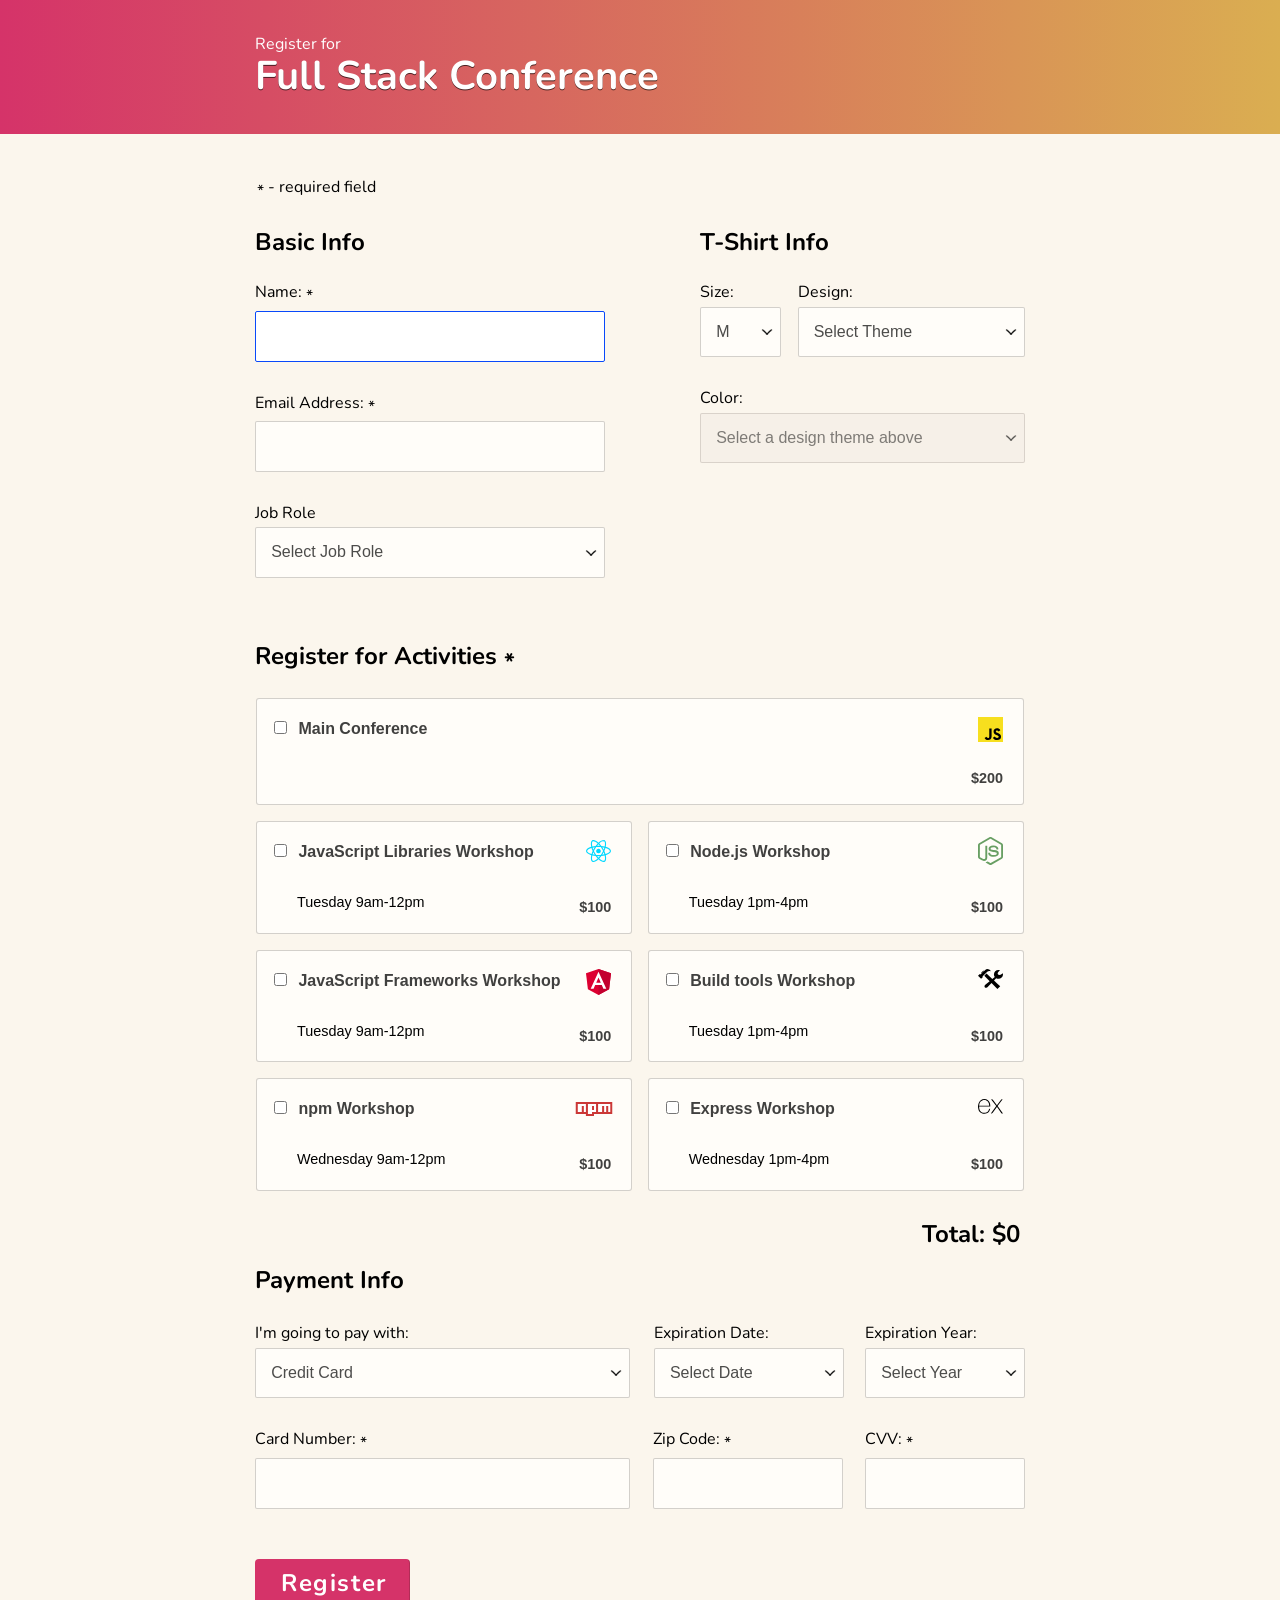
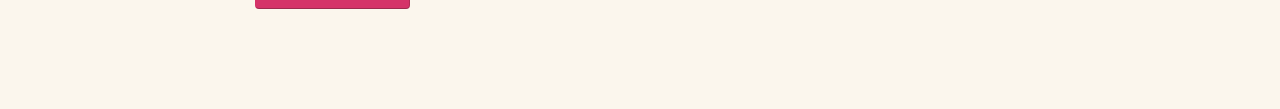
<file: index.html>
<!DOCTYPE html>
<html lang="en">
<head>
  <meta charset="utf-8">
  <meta name="viewport" content="width=device-width, initial-scale=1.0">
	<title>Register for Full Stack Conference</title>
	<link rel="stylesheet" href="css/normalize.css">
  <link rel="stylesheet" href="css/style.css">
  <link rel="stylesheet" href="https://cdnjs.cloudflare.com/ajax/libs/animate.css/4.0.0/animate.min.css"/>
</head>
<body>
  <header>
    <div id="header-container" class="header-container">
      <span>Register for</span>
      <h1>Full Stack Conference</h1>
    </div>
  </header>
	<div class="container">

    <form action="index.html" method="post" novalidate>
      <p id="form-hint" class="form-hint"><span class="asterisk">*</span> - required field</p>

      <div class="basic-info-and-shirt-box">       
        <fieldset class="basic-info">         
          <legend>Basic Info</legend>
          
          <label for="name">Name: <span class="asterisk">*</span>
            <input type="text" id="name" name="user-name" class="error-border">
            <span id="name-hint" class="name-hint hint">Name field cannot be blank</span>
          </label>
          
          
          <label for="email">Email Address: <span class="asterisk">*</span>
            <input type="email" id="email" name="user-email" class="error-border">
            <span id="email-hint" class="email-hint hint">Email address must be formatted correctly</span>
          </label>
          
          
          <label for="title">Job Role</label>
          <select id="title" name="user-title">
            <option hidden>Select Job Role</option>
            <option value="full-stack js developer">Full Stack JavaScript Developer</option>
            <option value="front-end developer">Front End Developer</option>
            <option value="back-end developer">Back End Developer</option>
            <option value="designer">Designer</option>          
            <option value="student">Student</option>
            <option value="other">Other</option>  
          </select> 
          
          <input type="text" name="other-job-role" id="other-job-role" class="other-job-role" placeholder="Other job role?">
        </fieldset>
        
        <fieldset class="shirts">
          <legend>T-Shirt Info</legend>
          <div class="shirt-div-box">
            <div id="shirt-sizes" class="shirt-sizes">
              <label for="size">Size:</label>
              <select id="size" name="user-size">
                <option value="small">S</option>
                <option value="medium" selected>M</option>
                <option value="large">L</option>
                <option value="extra large">XL</option>
                <option value="extra large">XXL</option>
              </select>
            </div>

            <div id="shirt-designs" class="shirt-designs">
              <label for="design">Design:</label>
              <select id="design" name="user-design">
                <option hidden>Select Theme</option>
                <option value="js puns">Theme - JS Puns</option>
                <option value="heart js">Theme - I &#9829; JS</option>
              </select>
            </div>

            <div id="shirt-colors" class="shirt-colors">
              <label for="color">Color:</label>
              <select id="color">
                <option selected hidden>Select a design theme above</option>
                <option data-theme="js puns" value="cornflowerblue">Cornflower Blue (JS Puns shirt only)</option>
                <option data-theme="js puns" value="darkslategrey">Dark Slate Grey (JS Puns shirt only)</option> 
                <option data-theme="js puns" value="gold">Gold (JS Puns shirt only)</option>
                <option data-theme="heart js" value="tomato">Tomato (I &#9829; JS shirt only)</option>
                <option data-theme="heart js" value="steelblue">Steel Blue (I &#9829; JS shirt only)</option> 
                <option data-theme="heart js" value="dimgrey">Dim Grey (I &#9829; JS shirt only)</option> 
              </select>
            </div>
          </div>
        </fieldset>
      </div>               

      <fieldset id="activities" class="activities">
        <legend>Register for Activities <span class="asterisk">*</span></legend>
        <div id="activities-box" class="activities-box error-border">
          <label>
            <input type="checkbox" name="all" data-cost="200">
            <span>Main Conference</span>
            <span class="activity-cost">$200</span>
            <img class="activity-img js-img" src="img/js.svg" alt=""> 
          </label>
          <label>
            <input type="checkbox" name="js-libs" data-day-and-time="Tuesday 9am-12pm" data-cost="100"> 
            <span>JavaScript Libraries Workshop</span>
            <span>Tuesday 9am-12pm</span> 
            <span class="activity-cost">$100</span>
            <img class="activity-img react-img" src="img/react.svg" alt=""> 
          </label>
          <label>
            <input type="checkbox" name="node" data-day-and-time="Tuesday 1pm-4pm" data-cost="100"> 
            <span>Node.js Workshop</span>
            <span>Tuesday 1pm-4pm</span> 
            <span class="activity-cost">$100</span>
            <img class="activity-img node-img" src="img/node.svg" alt=""> 
          </label> 
          <label>
            <input type="checkbox" name="js-frameworks" data-day-and-time="Tuesday 9am-12pm" data-cost="100"> 
            <span>JavaScript Frameworks Workshop</span>
            <span>Tuesday 9am-12pm</span> 
            <span class="activity-cost">$100</span>
            <img class="activity-img angular-img" src="img/angular.svg" alt=""> 
          </label>
          <label>
            <input type="checkbox" name="build-tools" data-day-and-time="Tuesday 1pm-4pm" data-cost="100"> 
            <span>Build tools Workshop</span>
            <span>Tuesday 1pm-4pm</span> 
            <span class="activity-cost">$100</span>
            <img class="activity-img build-img" src="img/build.svg" alt=""> 
          </label>
          <label>
            <input type="checkbox" name="npm" data-day-and-time="Wednesday 9am-12pm" data-cost="100"> 
            <span>npm Workshop</span>
            <span>Wednesday 9am-12pm</span> 
            <span class="activity-cost">$100</span>
            <img class="activity-img npm-img" src="img/npm.svg" alt=""> 
          </label>         
          <label>
            <input type="checkbox" name="express" data-day-and-time="Wednesday 1pm-4pm" data-cost="100"> 
            <span>Express Workshop</span>
            <span>Wednesday 1pm-4pm</span> 
            <span class="activity-cost">$100</span>
            <img class="activity-img express-img" src="img/express.svg" alt=""> 
          </label>
        </div>
        <p id="activities-cost" class="activities-cost">Total: $0</p>
        <p id="activities-hint" class="activities-hint hint">Choose at least one activity</p>        	
      </fieldset>

      <fieldset class="payment-methods">
        <legend>Payment Info</legend>

        <div class="payment-method-box">
          <label for="payment">I'm going to pay with:</label>
          <select id="payment" name="user-payment">
            <option value="select method" hidden>Select Payment Method</option>
            <option value="credit-card">Credit Card</option>
            <option value="paypal">PayPal</option>
            <option value="bitcoin">Bitcoin</option>
          </select>
        </div>

        <div id="credit-card" class="credit-card">
          <div class="expiration-box">
            <div class="month-box">
              <label for="exp-month">Expiration Date:</label>
              <select id="exp-month" name="user-exp-month" class="error-border">
                <option hidden>Select Date</option>
                <option value="1">01 - January</option>
                <option value="2">02 - February</option>
                <option value="3">03 - March</option>
                <option value="4">04 - April</option>
                <option value="5">05 - May</option>
                <option value="6">06 - June</option>
                <option value="7">07 - July</option>
                <option value="8">08 - August</option>
                <option value="9">09 - September</option>
                <option value="10">10 - October</option>
                <option value="11">11 - November</option>	
                <option value="12">12 - December</option>          		          
              </select>
            </div>

            <div class="year-box">
              <label for="exp-year">Expiration Year:</label>
              <select id="exp-year" name="user-exp-year" class="error-border">
                <option hidden>Select Year</option>
                <option value="2021">2021</option>
                <option value="2022">2022</option>
                <option value="2023">2023</option>
                <option value="2024">2024</option>
                <option value="2025">2025</option>    		          
              </select> 
            </div>
          </div> 

          <div class="credit-card-box">
            <div class="num-box">
              <label for="cc-num">Card Number: <span class="asterisk">*</span>
                <input id="cc-num" name="user-cc-num" type="text" class="error-border">
                <span id="cc-hint" class="cc-hint hint">Credit card number must be between 13 - 16 digits</span>
              </label>
            </div>

            <div class="zip-box">
              <label for="zip">Zip Code: <span class="asterisk">*</span>
                <input id="zip" name="user-zip" type="text" class="error-border">
                <span id="zip-hint" class="zip-hint hint">Zip Code must be 5 digits</span>
              </label>
            </div>

            <div class="cvv-box">
              <label for="cvv">CVV: <span class="asterisk">*</span>
                <input id="cvv" name="user-cvv" type="text" class="error-border">
                <span id="cvv-hint" class="cvv-hint hint">CVV must be 3 digits</span>
              </label>
            </div>
          </div>           	         
        </div>

        <div id="paypal" class="paypal">
          <h3>PayPal</h3>
        	<p>If you selected the PayPal option we'll take you to Paypal's site to set up your billing information, when you click “Register” below.</p>
        </div> 

        <div id="bitcoin" class="bitcoin">
          <h3>Bitcoin</h3>
        	<p>If you selected the Bitcoin option we'll take you to the Coinbase site to set up your billing information. Due to the nature of exchanging Bitcoin, all Bitcoin transactions will be final.</p>
        </div>                  
      </fieldset>        
        
      <button type="submit">Register</button>      
    </form>
  </div>
  <script src="js/script.js"></script>
</body>
</html>
</file>
<file: css/style.css>
/* ================================= 
  Base and header styles
==================================== */

@import url('https://fonts.googleapis.com/css?family=Nunito|Roboto+Mono');

* {
  box-sizing: border-box;
}

body,
html {
	width: 100%;
	min-height: 100%;
}

body,
input,
button {
	font-family: 'Nunito', sans-serif;
}

body {
  background: rgba(218, 174, 81, 0.1);
}

header {
	text-align: center;
	color: rgb(255, 255, 255);
	width: 100%;
	padding: 10px 0;
	background: linear-gradient(90deg, rgba(213, 51, 105, 1) 0%, rgba(218, 174, 81, 1) 100%);
}

.header-container {
	max-width: 800px;
	margin: 10px auto;
}

h1 {
	font-size: 2.5em;
	text-shadow: 0 1px 0 rgba(0, 0, 0, 0.65);
	margin: 0;
}

p {
	line-height: 1.5;
}

a {
  text-decoration: none;
}

.container {
  position: relative;
  width: 100%;
  max-width: 800px;
  margin: auto;
}

/* ================================= 
  Form styles
==================================== */

form {
	display: flex;
  flex-flow: column;
  justify-content: space-between;
  width: 100%;
  padding-top: 10px;
	border-radius: 3px;
}

fieldset {
  width: calc(100% - 10px);
  margin: 35px auto 10px;
  border: none;
}

legend,
button {
	font-size: 1.25em;	
}

legend {
  font-size: 1.5em;
  font-weight: bold;
  color: rgb(0, 0, 0);
  transition: all 0.3s ease-out;
}

input[type="text"],
input[type="email"],
legend {
	width: 100%;
}

label {
  display: block;
  color: rgb(0, 0, 0);
  margin-top: 27px;
  margin-bottom: 0;
  transition: all 0.3s ease-out;
}

input,
select {
	margin-bottom: 1.125em;	
}

input, 
select, 
option {
  font-family: 'roboto', sans-serif;
  transition: all 0.3s ease-out;
}

input {
  font-size: 1em;
  color: rgba(0, 0, 0, 0.7);
	font-weight: 500;
	padding: .95em;
	margin-top: 5px;
	margin-bottom: 5px;
	background: rgb(255, 253, 249);
	border: 1px solid rgba(36, 28, 21, 0.2);
	border-radius: 2px;
	outline: none;
}

input:focus {
  background: rgba(255, 255, 255, 1);
  border-color:  rgb(9, 73, 250);
}

input:-webkit-autofill {
  border: 1px solid rgba(36, 28, 21, 0.2);
  -webkit-box-shadow: 0 0 0px 1000px rgb(255, 253, 249) inset;
  box-shadow: 0 0 0px 1000px rgb(255, 253, 249) inset;
}

input[type="checkbox"],
input[type="radio"] {
	display: inline-block;
}

input[type="checkbox"]:disabled {
  cursor: not-allowed;
}

select {
	-webkit-appearance: none;
	-webkit-border-radius: 0px;
	font-size: 1em;
  font-weight: 500;
  color: rgba(0, 0, 0, 0.7);
  width: 100%;
  padding: .95em;
  margin-top: 5px;
  margin-bottom: 5px;
	padding-right: calc(4% + 0.95em);
  background: url(../img/caret.png) calc(100% - 7px) 50% no-repeat rgb(255, 253, 249);
	background-size: 12px auto;
	border: 1px solid rgba(36, 28, 21, 0.2);
	border-radius: 2px;
	outline: none;
  cursor: pointer;
  transition: none;
}

select:focus {
  background: url(../img/caret.png) calc(100% - 7px) 50% no-repeat rgba(255, 255, 255, 1) !important;
  background-size: 12px auto !important;
  border-color:  rgb(9, 73, 250);
}

select:disabled {
  cursor: not-allowed;
  background-color: rgba(197, 163, 175, 0.1);
}

input.error,
select.error {
	background: rgb(242, 112, 156, 0.1);
	border: 1px solid rgb(242, 112, 156) ;
}

button {
  cursor: pointer;
  font-size: 1.5rem;
  font-weight: bolder;
  text-shadow: 1px 1px 0 transparent;
  letter-spacing: 0.1rem;
  color: rgb(255, 255, 255);
  width: calc(100% - 40px);
  margin: 25px auto;
  padding: 10px 25px;
	background: rgb(213, 51, 105);
  border-radius: 4px;
  border: 1px solid transparent;
  border-right: 1px solid rgba(36, 28, 21, 0.2);
  border-bottom: 1px solid rgba(36, 28, 21, 0.3);
  box-shadow: none;
	transition: all 0.3s ease-out;
}

button:hover {
  text-shadow: 1px 1px 0 rgb(25, 25, 25, 0.9);
  background: rgb(218, 174, 81);
  border: 1px solid rgba(213, 51, 105, 0.3);
  box-shadow: 1px 1px 25px rgba(213, 51, 105, 0.5) inset, 3px 3px 10px rgba(50, 50, 50, 0.3);
}

.hint {
  display: none;
  color: red;
  margin: 0;
  transition: all 0.3s ease-out;
}

.form-hint {
  color: rgb(0, 0, 0);
  margin-bottom: 0;
  margin-left: 17px;
}

.asterisk {
  vertical-align: sub;
}

.valid {
  position: relative;
}

.not-valid {
  position: relative;
  color: red;
}

.not-valid .error-border {
  border: 1px solid red;
}

.not-valid legend {
  color: red;
}

.valid::after {
  content: ' ';
  position: absolute;
  top: -5px;
  right: 0px;
  width: 25px;
  height: 25px;
  background-image: url('../img/valid.svg');
  background-size: 25px;
  transition: all 0.3s ease-out;
}

.not-valid::after {
  content: ' ';
  position: absolute;
  top: -5px;
  right: 0px;
  width: 25px;
  height: 25px;
  background-image: url('../img/not-valid.svg');
  background-size: 25px;
  transition: all 0.3s ease-out;
}

.activities.valid::after,
.activities.not-valid::after {
  top: 5px;
}
/* ================================= 
  Basic info and t shirt styles
==================================== */

.basic-info-and-shirt-box {
  display: flex;
  flex-flow: row wrap;
  justify-content: space-between;
}


.basic-info {
  display: flex;
  flex-flow: column;
  justify-content: space-between;
}

.shirt-div-box {
  display: flex;
  flex-flow: row wrap;
  justify-content: space-between;
}

.shirt-sizes {
  width: 25%;
  min-width: 75px;
}

.shirt-designs {
  width: 70%;
  min-width: 210px;
}

.shirt-colors {
  width: 100%;
}

/* ================================= 
  Activity section styles
==================================== */

.activities {
  position: relative;
  max-width: calc(100% - 30px);
  padding-left: 0;
  padding-right: 0;
  padding-bottom: 0;
  margin: 35px 15px 0px;
}

.activities-box {
  font-family: 'roboto', sans-serif;
  max-width: 100%;
  border-radius: 3px;
  border: 1px solid transparent;
  transition: all 0.3s ease-out;
}

.activities legend {
  margin-bottom: 15px;
}

.activities label {
  cursor: pointer;
  position: relative;
  background: rgba(218, 174, 81, 0.1);
  background: rgb(255, 253, 249);
  padding: 15px 10px;
  margin-top: 10px;
  margin-bottom: 10px;
  border-radius: 3px;
  border: 1px solid rgba(36, 28, 21, 0.2);
  transition: all 0.3s ease-out;
}

.activities label:nth-of-type(1) {
  height: 107px;
  margin-top: 0;
}

.activities label:last-child {
  margin-bottom: 0;
}

.activities label input {
  margin: 7px auto 7px 7px;
}

.activities label span:nth-of-type(1) {
  color: rgba(0, 0, 0, 0.75);
  font-weight: bolder;
  padding-left: 7px;
}

.activities label span:nth-of-type(2),
.activities label span:nth-of-type(3) {
  font-size: 0.9rem;
  margin: 7px auto;
  padding-left: 30px;
}

.activities label span:nth-of-type(2) {
  display: block;
  margin-top: 30px;
}

.activity-cost {
  position: absolute;
  right: 20px;
  bottom: 10px;
  color: rgba(0, 0, 0, 0.75);
  font-weight: bolder;
}

.activity-img {
  position: absolute;
  top: 18px;
  right: 20px;
  width: 25px;
  transition: all 0.3s ease-in-out;
}

.npm-img {
  top: 5px;
  right: 12px;
  width: 50px;
}

.node-img {
  top: 15px;
}

.express-img {
  top: 20px;
}

.activities-cost {
  color: black;
  font-size: 1.5rem;
  margin-right: -10px;
  margin-bottom: 5px;
}

.activities-hint {
  margin-top: 10px;
}

/* ================================= 
  Payment section styles
==================================== */

.payment-methods {
  margin-top: 55px;
}

.payment-method-box label {
  margin-top: 20px;
}

.credit-card {
  margin-bottom: 25px;
}

.paypal,
.bitcoin {
  margin: 20px auto 10px auto;
  padding: 0 15px;
  background: rgb(255, 253, 249);
  border-radius: 3px;
  border: 1px solid rgba(36, 28, 21, 0.2);
}

.paypal h3,
.bitcoin h3 {
  margin-top: 15px;
  margin-bottom: 5px;
}

.paypal p,
.bitcoin p {
  color: rgba(0, 0, 0, 0.8);
  margin-top: 5px;
  margin-bottom: 15px;
}

.credit-card,
.paypal,
.bitcoin {
  transition: all 0.3s ease-out;
}

/* ================================= 
  Helper class styles
==================================== */

.focus {
  background: rgba(255, 255, 255, 1) !important;
  border-color:  rgb(9, 73, 250) !important;
}

.disabled {
  cursor: not-allowed !important;
  background: rgba(197, 163, 175, 0.1) !important;
}

/* ================================= 
  Media queries styles
==================================== */

@media (min-width: 768px) {

  header {
    text-align: left;
    padding: 25px 0;
  }

  .header-container {
    padding-left: 15px;
  }

  form {
    padding-top: 25px;
  }

  button {
    text-align: left;
    width: 155px;
    height: 50px;
    margin: 0px 0 100px 15px;
  }

  /* ================================= 
    768px - Basic info and t shirt section styles
  ==================================== */

  .basic-info-and-shirt-box {
    position: relative;
    padding: 15px;
  }

  .basic-info-and-shirt-box fieldset {
    margin: 10px 0;
  }

  .other-job-role {
    position: absolute;
    right: 10px;
    bottom: 25px;
    max-width: 50%;
  }

  .basic-info{
    max-width: 350px;
    padding: 0;
  }

  .shirts {
    max-width: 325px;
    padding: 0;
  }

  /* ================================= 
    768px - Activity section styles
  ==================================== */
  .activities {
    padding-bottom: 10px;
    margin-bottom: 10px;
  }

  .activities-box {
    display: flex;
    flex-flow: row wrap;
    justify-content: flex-start;
    transition: all 0.3s;
  }

  .activities label {
    width: 49%;
    margin: 8px auto;
  }

  .activities label:first-of-type {
    width: 100%;
  }

  .activities label:nth-of-type(even) {
    margin-left: 0;
  }

  .activities label:nth-of-type(odd) {
    margin-right: 0;
  }

  .activities label:nth-last-child(-n+2) {
    margin-bottom: 0;
  }

  .activities-cost {
    position: absolute;
    font-weight: bolder;
    right: 15px;
  }

  /* ================================= 
    768px - Payment section styles
  ==================================== */

  .payment-methods {
    position: relative;
    padding: 10px;
  }

  .payment-method-box {
    width: 375px;
  }

  .credit-card-box {
    display: flex;
    flex-flow: row wrap;
    justify-content: space-between;
  }

  .num-box {
    width: 375px;
  }

  .zip-box {
    width: 190px;
  }

  .cvv-box {
    width: 160px;
  }

  .expiration-box {
    position: absolute;
    right: 10px;
    top: 30px;
    display: flex;
    flex-flow: row wrap;
    justify-content: space-between;
    width: 47%;
  }

  /* Mozilla specific style for expiration date container to accomplish cross browser styles */
  @-moz-document url-prefix() {
    .expiration-box {
      top: 30px;
    }
  }

  .expiration-box label {
    margin-top: 0;
  }

  .month-box {
    width: 190px;
  }

  .year-box {
    width: 160px;
  }
}
</file>
